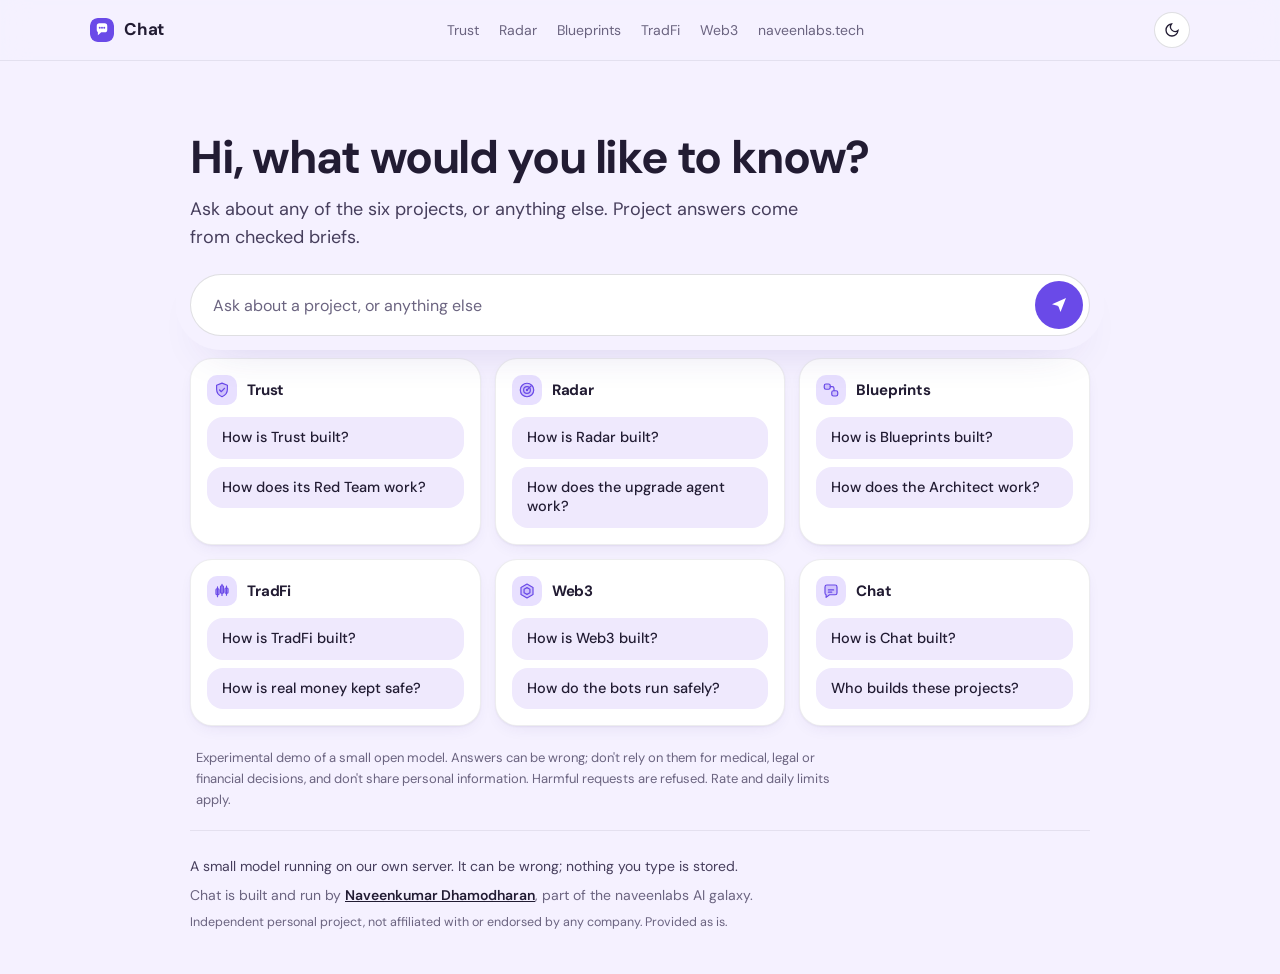
<file: chat-api/static/index.html>
<!DOCTYPE html>
<html lang="en" data-default-theme="light">
<head>
  <meta charset="UTF-8" />
  <meta name="viewport" content="width=device-width, initial-scale=1.0" />
  <meta name="color-scheme" content="light dark" />
  <title>Chat</title>
  <meta name="description" content="A small open model running on this server. No account, nothing saved." />
  <link rel="icon" type="image/svg+xml" href="icon.svg?v=2" />
  <link rel="preload" href="fonts/dm-sans-latin.woff2" as="font" type="font/woff2" crossorigin />
  <script src="theme.js?v=2"></script>
  <link rel="stylesheet" href="style.css?v=9" />
</head>
<body>
  <a class="skip visually-hidden" href="#chat-input">Skip to the message box</a>
  <header class="top">
    <div class="top-inner">
      <a class="wordmark" href="/"><img src="icon.svg?v=2" alt="" width="24" height="24">Chat</a>
      <nav class="family" aria-label="naveenlabs AI tools">
        <a href="https://trust.naveenlabs.tech">Trust</a>
        <a href="https://radar.naveenlabs.tech">Radar</a>
        <a href="https://blueprints.naveenlabs.tech">Blueprints</a>
        <a href="https://tradfi.naveenlabs.tech">TradFi</a>
        <a href="https://web3.naveenlabs.tech">Web3</a>
        <a href="https://naveenlabs.tech">naveenlabs.tech</a>
      </nav>
      <button type="button" class="theme-toggle" data-theme-toggle title="Switch light / dark theme" aria-label="Switch light or dark theme"><svg class="icon-sun" viewBox="0 0 24 24" fill="none" stroke="currentColor" stroke-width="2" stroke-linecap="round" aria-hidden="true"><circle cx="12" cy="12" r="4"/><path d="M12 2v2M12 20v2M4.9 4.9l1.4 1.4M17.7 17.7l1.4 1.4M2 12h2M20 12h2M4.9 19.1l1.4-1.4M17.7 6.3l1.4-1.4"/></svg><svg class="icon-moon" viewBox="0 0 24 24" fill="none" stroke="currentColor" stroke-width="2" stroke-linecap="round" aria-hidden="true"><path d="M21 12.8A9 9 0 1 1 11.2 3a7 7 0 0 0 9.8 9.8z"/></svg></button>
    </div>
  </header>

  <main class="chat-shell">
    <section class="greeting">
      <h1>Hi, what would you like to know?</h1>
      <p>Ask about any of the six projects, or anything else. Project answers come from checked briefs.</p>
    </section>

    <form class="composer" id="chat-form">
      <label class="visually-hidden" for="chat-input">Your message</label>
      <input id="chat-input" type="text" placeholder="Ask about a project, or anything else" maxlength="1000" autocomplete="off" required />
      <button type="submit" id="chat-send" aria-label="Send"><svg aria-hidden="true"><use href="icons.svg#i-send"/></svg></button>
    </form>

    <button type="button" class="show-projects" id="show-projects" aria-controls="starters" aria-expanded="false" hidden>Projects</button>

    <section class="projects" id="starters" aria-label="Explore a project">
      <div class="project project-trust" data-project="trust">
        <h2><svg class="ic" aria-hidden="true"><use href="icons.svg#i-trust"/></svg>Trust</h2>
        <button type="button" class="starter" data-project="trust">How is Trust built?</button>
        <button type="button" class="starter" data-project="trust">How does its Red Team work?</button>
      </div>
      <div class="project project-radar" data-project="radar">
        <h2><svg class="ic" aria-hidden="true"><use href="icons.svg#i-radar"/></svg>Radar</h2>
        <button type="button" class="starter" data-project="radar">How is Radar built?</button>
        <button type="button" class="starter" data-project="radar">How does the upgrade agent work?</button>
      </div>
      <div class="project project-blueprints" data-project="blueprints">
        <h2><svg class="ic" aria-hidden="true"><use href="icons.svg#i-blueprints"/></svg>Blueprints</h2>
        <button type="button" class="starter" data-project="blueprints">How is Blueprints built?</button>
        <button type="button" class="starter" data-project="blueprints">How does the Architect work?</button>
      </div>
      <div class="project project-tradfi" data-project="tradfi">
        <h2><svg class="ic" aria-hidden="true"><use href="icons.svg#i-tradfi"/></svg>TradFi</h2>
        <button type="button" class="starter" data-project="tradfi">How is TradFi built?</button>
        <button type="button" class="starter" data-project="tradfi">How is real money kept safe?</button>
      </div>
      <div class="project project-web3" data-project="web3">
        <h2><svg class="ic" aria-hidden="true"><use href="icons.svg#i-web3"/></svg>Web3</h2>
        <button type="button" class="starter" data-project="web3">How is Web3 built?</button>
        <button type="button" class="starter" data-project="web3">How do the bots run safely?</button>
      </div>
      <div class="project project-chat" data-project="chat">
        <h2><svg class="ic" aria-hidden="true"><use href="icons.svg#i-chat"/></svg>Chat</h2>
        <button type="button" class="starter" data-project="chat">How is Chat built?</button>
        <button type="button" class="starter" data-project="chat">Who builds these projects?</button>
      </div>
    </section>

    <div class="conversation" id="chat-window" role="log" aria-live="polite"></div>

    <p class="chat-note">Experimental demo of a small open model. Answers can be wrong; don't rely on them for medical, legal or financial decisions, and don't share personal information. Harmful requests are refused. Rate and daily limits apply.</p>
  </main>

  <footer class="foot">
    <p class="foot-note">A small model running on our own server. It can be wrong; nothing you type is stored.</p>
    <p class="foot-by">Chat is built and run by <a href="https://naveenlabs.tech">Naveenkumar Dhamodharan</a>, part of the naveenlabs AI galaxy.</p>
    <p class="disclaimer">Independent personal project, not affiliated with or endorsed by any company. Provided as is.</p>
  </footer>

  <script src="chat.js?v=8"></script>
</body>
</html>
</file>
<file: chat-api/static/style.css>
/* Chat: soft conversational. Lavender, rounded bubbles with one tight corner, a pill composer that stays in view,
   DM Sans. Opens light unless the visitor chose a mode (theme.js reads <html data-default-theme>). */
@font-face { font-family: "DM Sans"; src: url("fonts/dm-sans-latin.woff2") format("woff2"); font-weight: 400 700; font-display: swap; }
:root {
  --bg: #F5F1FF; --surface: #FFFFFF; --surface-2: #EFE9FD; --ink: #221C33; --ink-2: #463E5C; --muted: #6B6480;
  --rule: rgba(34, 28, 51, 0.08); --rule-2: rgba(34, 28, 51, 0.14); --field: rgba(34, 28, 51, 0.22);
  --accent: #6A4AE8; --accent-ink: #FFFFFF; --accent-soft: #E8E0FF; --bad: #B4232A; --bad-soft: #FCE9EB;
  --shadow-1: 0 1px 2px rgba(34, 28, 51, 0.05), 0 6px 18px -8px rgba(60, 40, 140, 0.12);
  --shadow-2: 0 2px 6px rgba(34, 28, 51, 0.06), 0 22px 48px -20px rgba(60, 40, 140, 0.30);
  --sans: "DM Sans", system-ui, -apple-system, "Segoe UI", sans-serif;
  --wrap: 980px; --gutter: clamp(16px, 4vw, 40px);
}
:root[data-theme="dark"] {
  --bg: #14111D; --surface: #1E1A2B; --surface-2: #28223A; --ink: #ECE8F6; --ink-2: #CFC8E2; --muted: #A39CB8;
  --rule: rgba(236, 232, 246, 0.08); --rule-2: rgba(236, 232, 246, 0.14); --field: rgba(236, 232, 246, 0.24);
  --accent: #9F86FF; --accent-ink: #14111D; --accent-soft: #2E2650; --bad: #F2777C; --bad-soft: #3A1E27;
  --shadow-1: 0 1px 2px rgba(0, 0, 0, 0.4), 0 6px 18px -8px rgba(0, 0, 0, 0.5);
  --shadow-2: 0 2px 6px rgba(0, 0, 0, 0.4), 0 24px 48px -18px rgba(0, 0, 0, 0.65);
}
* { box-sizing: border-box; }
html { -webkit-font-smoothing: antialiased; }
body { margin: 0; background: var(--bg); color: var(--ink); font: 400 16px/1.6 var(--sans); min-height: 100vh; display: flex; flex-direction: column; }
a { color: var(--ink); }
:focus-visible { outline: 2px solid var(--accent); outline-offset: 3px; border-radius: 4px; }
.visually-hidden { position: absolute; width: 1px; height: 1px; overflow: hidden; clip: rect(0 0 0 0); white-space: nowrap; }

.top { position: sticky; top: 0; z-index: 10; background: color-mix(in srgb, var(--bg) 82%, transparent); backdrop-filter: saturate(1.6) blur(14px); -webkit-backdrop-filter: saturate(1.6) blur(14px); border-bottom: 1px solid var(--rule); }
.top-inner { max-width: 1180px; margin: 0 auto; padding: 0 var(--gutter); display: flex; align-items: center; justify-content: space-between; gap: 16px; min-height: 60px; }
.chat-shell, .foot { width: 100%; max-width: var(--wrap); margin: 0 auto; padding-left: var(--gutter); padding-right: var(--gutter); }
.wordmark { display: inline-flex; align-items: center; gap: 10px; font-weight: 700; font-size: 17px; letter-spacing: -0.01em; color: var(--ink); text-decoration: none; }
.wordmark img { border-radius: 8px; }
.family { display: flex; gap: 20px; flex-wrap: wrap; font-size: 14px; }
.family a { color: var(--muted); text-decoration: none; }
.family a:hover { color: var(--ink); }

.skip:focus { position: fixed; left: 12px; top: 12px; z-index: 20; width: auto; height: auto; clip: auto; padding: 8px 14px; background: var(--surface); border-radius: 999px; box-shadow: var(--shadow-2); }

/* One centred column: greeting, a pill composer that stays at the top, six project cards (they fold away once a
   chat starts), then the conversation; a started chat reorders it (see .chatting below). */
.chat-shell { flex: 1; display: flex; flex-direction: column; gap: 22px; padding-top: clamp(36px, 6vw, 72px); padding-bottom: 20px; }
.greeting h1 { font-size: clamp(32px, 5vw, 46px); font-weight: 700; letter-spacing: -0.03em; line-height: 1.08; margin: 0 0 12px; }
.greeting p { color: var(--ink-2); font-size: 18px; margin: 0; max-width: 54ch; }
.projects { display: grid; grid-template-columns: repeat(3, minmax(0, 1fr)); gap: 14px; }
.projects[hidden], .show-projects[hidden] { display: none; }
.project { display: flex; flex-direction: column; gap: 8px; padding: 16px; background: var(--surface); border: 1px solid var(--rule); border-radius: 22px; box-shadow: var(--shadow-1); }
.project h2 { display: flex; align-items: center; gap: 10px; margin: 0 0 4px; font-size: 15px; font-weight: 700; letter-spacing: -0.01em; }
.project .ic { flex: none; width: 30px; height: 30px; padding: 6px; border-radius: 10px; background: var(--accent-soft); color: var(--accent); }
.starter { font: 500 14.5px/1.35 var(--sans); color: var(--ink); background: var(--surface-2); border: 1px solid transparent; border-radius: 16px; padding: 10px 14px; text-align: left; cursor: pointer; transition: background-color 120ms ease, border-color 120ms ease; }
.starter:hover { background: var(--surface); border-color: var(--accent); }
.show-projects { align-self: flex-start; font: 600 14px/1 var(--sans); color: var(--accent); background: var(--accent-soft); border: 0; border-radius: 999px; padding: 9px 16px; cursor: pointer; }
.conversation { display: flex; flex-direction: column; gap: 12px; }
.conversation:empty { display: none; }
.msg { max-width: 82%; padding: 12px 16px; white-space: pre-wrap; overflow-wrap: anywhere; line-height: 1.55; font-size: 15.5px; border-radius: 22px; scroll-margin-top: 150px; }
.msg-user { align-self: flex-end; background: var(--accent); color: var(--accent-ink); border-bottom-right-radius: 6px; }
.msg-bot, .msg-pending { align-self: flex-start; background: var(--surface); color: var(--ink); border: 1px solid var(--rule); box-shadow: var(--shadow-1); border-bottom-left-radius: 6px; }
.msg-rich { white-space: normal; max-width: 92%; }
.msg-rich h2 { font-size: 20px; letter-spacing: -0.02em; margin: 2px 0 8px; }
.msg-rich h3 { font-size: 16px; margin: 16px 0 6px; color: var(--accent); }
.msg-rich p { margin: 0 0 10px; }
.msg-rich ul { margin: 0 0 10px; padding-left: 20px; }
.msg-rich li { margin: 0 0 6px; }
.msg-rich code { font-size: 0.9em; background: var(--surface-2); border-radius: 6px; padding: 1px 6px; }
.msg-rich > :last-child { margin-bottom: 0; }
.more { display: flex; flex-wrap: wrap; gap: 8px; }
.more-btn { font: 500 14px/1.3 var(--sans); color: var(--accent); background: var(--surface); border: 1px solid var(--rule-2); border-radius: 999px; padding: 8px 14px; cursor: pointer; }
.more-btn:hover { border-color: var(--accent); }
.msg-error { align-self: flex-start; background: var(--bad-soft); color: var(--bad); border-bottom-left-radius: 6px; }
.typing { display: inline-flex; align-items: center; gap: 5px; height: 22px; }
.typing i { width: 7px; height: 7px; border-radius: 50%; background: var(--muted); }
.typing-hint { display: block; margin-top: 6px; font-size: 13px; color: var(--muted); }
.composer { position: sticky; top: 72px; z-index: 5; display: flex; align-items: center; gap: 8px; padding: 6px 6px 6px 8px; background: var(--surface); border: 1px solid var(--rule-2); border-radius: 999px; box-shadow: var(--shadow-2); }
/* A ring of page colour hides the conversation scrolling under the pinned composer. */
.composer { box-shadow: 0 0 0 14px var(--bg), var(--shadow-2); }
.composer:focus-within { border-color: var(--accent); box-shadow: 0 0 0 4px var(--accent-soft), 0 0 0 14px var(--bg), var(--shadow-2); }
#chat-input { flex: 1; min-width: 0; height: 48px; font: 400 16px/1.4 var(--sans); color: var(--ink); background: transparent; border: 0; padding: 0 14px; }
#chat-input:focus { outline: none; }
#chat-input::placeholder { color: var(--muted); }
#chat-send { flex: none; display: grid; place-items: center; width: 48px; height: 48px; padding: 0; color: var(--accent-ink); background: var(--accent); border: 0; border-radius: 50%; cursor: pointer; }
#chat-send svg { width: 20px; height: 20px; }
#chat-send:disabled, #chat-input:disabled, .starter:disabled, .more-btn:disabled { opacity: 0.55; cursor: not-allowed; }
.chat-note { color: var(--muted); font-size: 13px; margin: 0 6px; max-width: 72ch; }

.foot { padding-bottom: 36px; color: var(--muted); font-size: 14px; }
.foot p { margin: 0 0 6px; }
.foot > :first-child { border-top: 1px solid var(--rule); padding-top: 24px; }
.foot-note { color: var(--ink-2); }
.foot-by a { font-weight: 600; }
.disclaimer { font-size: 12.5px; }

/* Once a chat starts: history on top, the composer pinned to the bottom of the screen, cards folded above. */
.chatting .greeting { display: none; }
.chatting .show-projects { order: 1; }
.chatting .projects { order: 2; }
.chatting .conversation { order: 3; }
.chatting .composer { order: 4; top: auto; bottom: 16px; }
.chatting .chat-note { order: 5; }
.chatting .conversation > * { scroll-margin-bottom: 110px; }

@media (max-width: 900px) { .projects { grid-template-columns: repeat(2, minmax(0, 1fr)); } }
@media (max-width: 640px) { .family { display: none; } .projects { grid-template-columns: 1fr; } .msg, .msg-rich { max-width: 96%; } }
@media (prefers-reduced-motion: reduce) { * { transition: none !important; } }

.theme-toggle { flex: none; display: inline-grid; place-items: center; width: 36px; height: 36px; padding: 0; margin-left: 8px;
  border-radius: 999px; border: 1px solid var(--rule-2); background: var(--surface); color: var(--ink); cursor: pointer; }
.theme-toggle:hover { background: var(--surface-2); }
.theme-toggle svg { width: 16px; height: 16px; }
/* The icon shows the theme a click switches to: a moon in light mode, a sun in dark mode. */
.theme-toggle .icon-sun { display: none; }
:root[data-theme="dark"] .theme-toggle .icon-sun { display: block; }
:root[data-theme="dark"] .theme-toggle .icon-moon { display: none; }

@media (prefers-reduced-motion: no-preference) {
  .starter:active, #chat-send:active { transform: scale(0.98); }
  .typing i { animation: chat-typing 1.2s ease-in-out infinite; }
  .typing i:nth-child(2) { animation-delay: 0.15s; }
  .typing i:nth-child(3) { animation-delay: 0.3s; }
  @keyframes chat-typing { 0%, 60%, 100% { transform: translateY(0); opacity: 0.5; } 30% { transform: translateY(-4px); opacity: 1; } }
}
</file>
